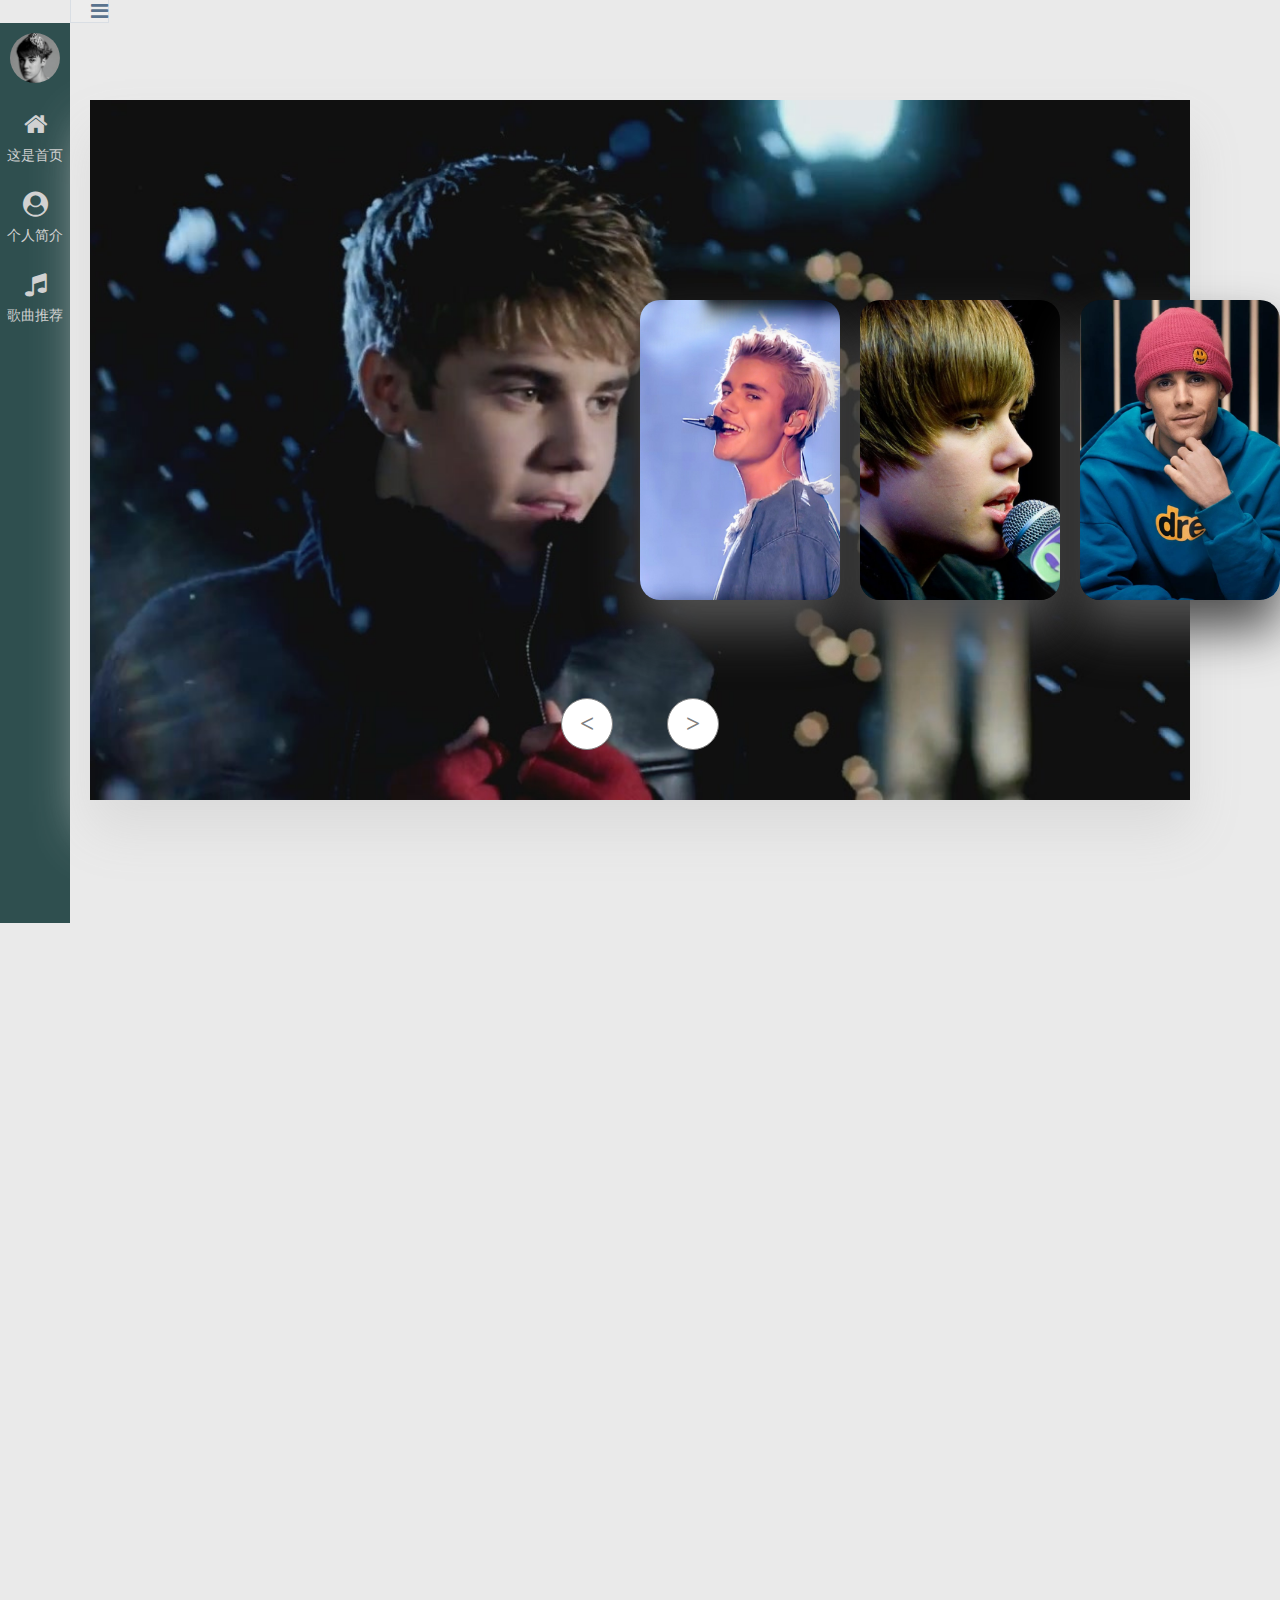
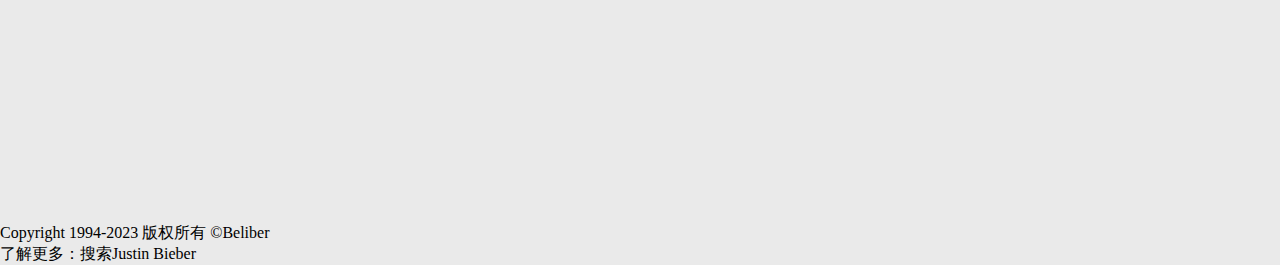
<file: index.html>
<!DOCTYPE html>
<html lang="en">
<head>
    <meta charset="UTF-8">
    <meta http-equiv="X-UA-Compatible" content="IE=edge">
    <meta name="viewport" content="width=device-width, initial-scale=1.0">
    <title>Justin Biber</title>
    <link rel="stylesheet" href="./css/index.css">
    <link href="https://cdn.bootcdn.net/ajax/libs/font-awesome/4.7.0/css/font-awesome.min.css" rel="stylesheet">
<body>
    <div class="container">
        <div class="navbar">
            <input type="checkbox" id="checkbox">
            <label for="checkbox">
                <i class="fa fa-bars" aria-hidden="true" ></i>
            </label>
            <ul>
                <li>
                    <img src="./img/p13.png">
                    <span>欢迎你来看帅哥</span>
                </li>
                <li>
                    <a href="index.html">
                        <i class="fa fa-home" aria-hidden="true" ></i>
                        <span>这是首页</span>
                    </a>
                </li>
                <li>
                    <a href="introduction.html">
                        <i class="fa fa-user-circle" aria-hidden="true" ></i>
                        <span>个人简介</span>
                    </a>
                </li>
                <li>
                    <a href="recommnd.html">
                        <i class="fa fa-music" aria-hidden="true" ></i>
                        <span>歌曲推荐</span>
                    </a>
                </li>
                <!-- <li>
                    <a href="appreciate.html">
                        <i class="fa fa-paper-plane" aria-hidden="true" ></i>
                        <span>一起来看</span>
                    </a>
                </li> -->
            </ul>
        </div>
        <div class="box">
            <div id="slide">
                <div class="item" style="background-image: url(./img/p2.jpg);">
                    <div class="content">
                        <div class="name">Justin Bieber</div>
                        <div class="des" style="color: mediumpurple;">you will always be my life's a woderful landescape</div>
                    </div>
                </div>
                <div class="item" style="background-image: url(./img/p3.jpg);">
                    <div class="content">
                        <div class="name">Justin Bieber</div>
                        <div class="des">you will always be my life's a woderful landescape</div>
                    </div>
                </div>
                <div class="item" style="background-image: url(./img/p5.jpg);">
                    <div class="content">
                        <div class="name">Justin Bieber</div>
                        <div class="des">you will always be my life's a woderful landescape</div>
                    </div>
                </div>
                <div class="item" style="background-image: url(./img/p6.jpg);">
                    <div class="content">
                        <div class="name">Justin Bieber</div>
                        <div class="des">you will always be my life's a woderful landescape</div>
                    </div>
                </div>
                <div class="item" style="background-image: url(./img/p1.jpg);">
                    <div class="content">
                        <div class="name">Justin Bieber</div>
                        <div class="des">you will always be my life's a woderful landescape</div>
                    </div>
                </div>
                <div class="item" style="background-image: url(./img/p4.jpg);">
                    <div class="content">
                        <div class="name" style="color: black;">Justin Bieber</div>
                        <div class="des" style="color: black;">you will always be my life's a woderful landescape</div>
                    </div>
                </div>
            </div>
            <div class="buttons">
                <div class="s_button">&lt;</div>
                <div class="s_button">&gt;</div>
            </div>
        </div>
        <div class="footer">
            <div class="footer-down">
                <p>Copyright 1994-2023 版权所有 &copy;Beliber</p>
                <p>了解更多：搜索Justin Bieber</p>
            </div>
        </div>
        </div>
    <script src="./js/script.js"></script>
</body>
</html>
</file>
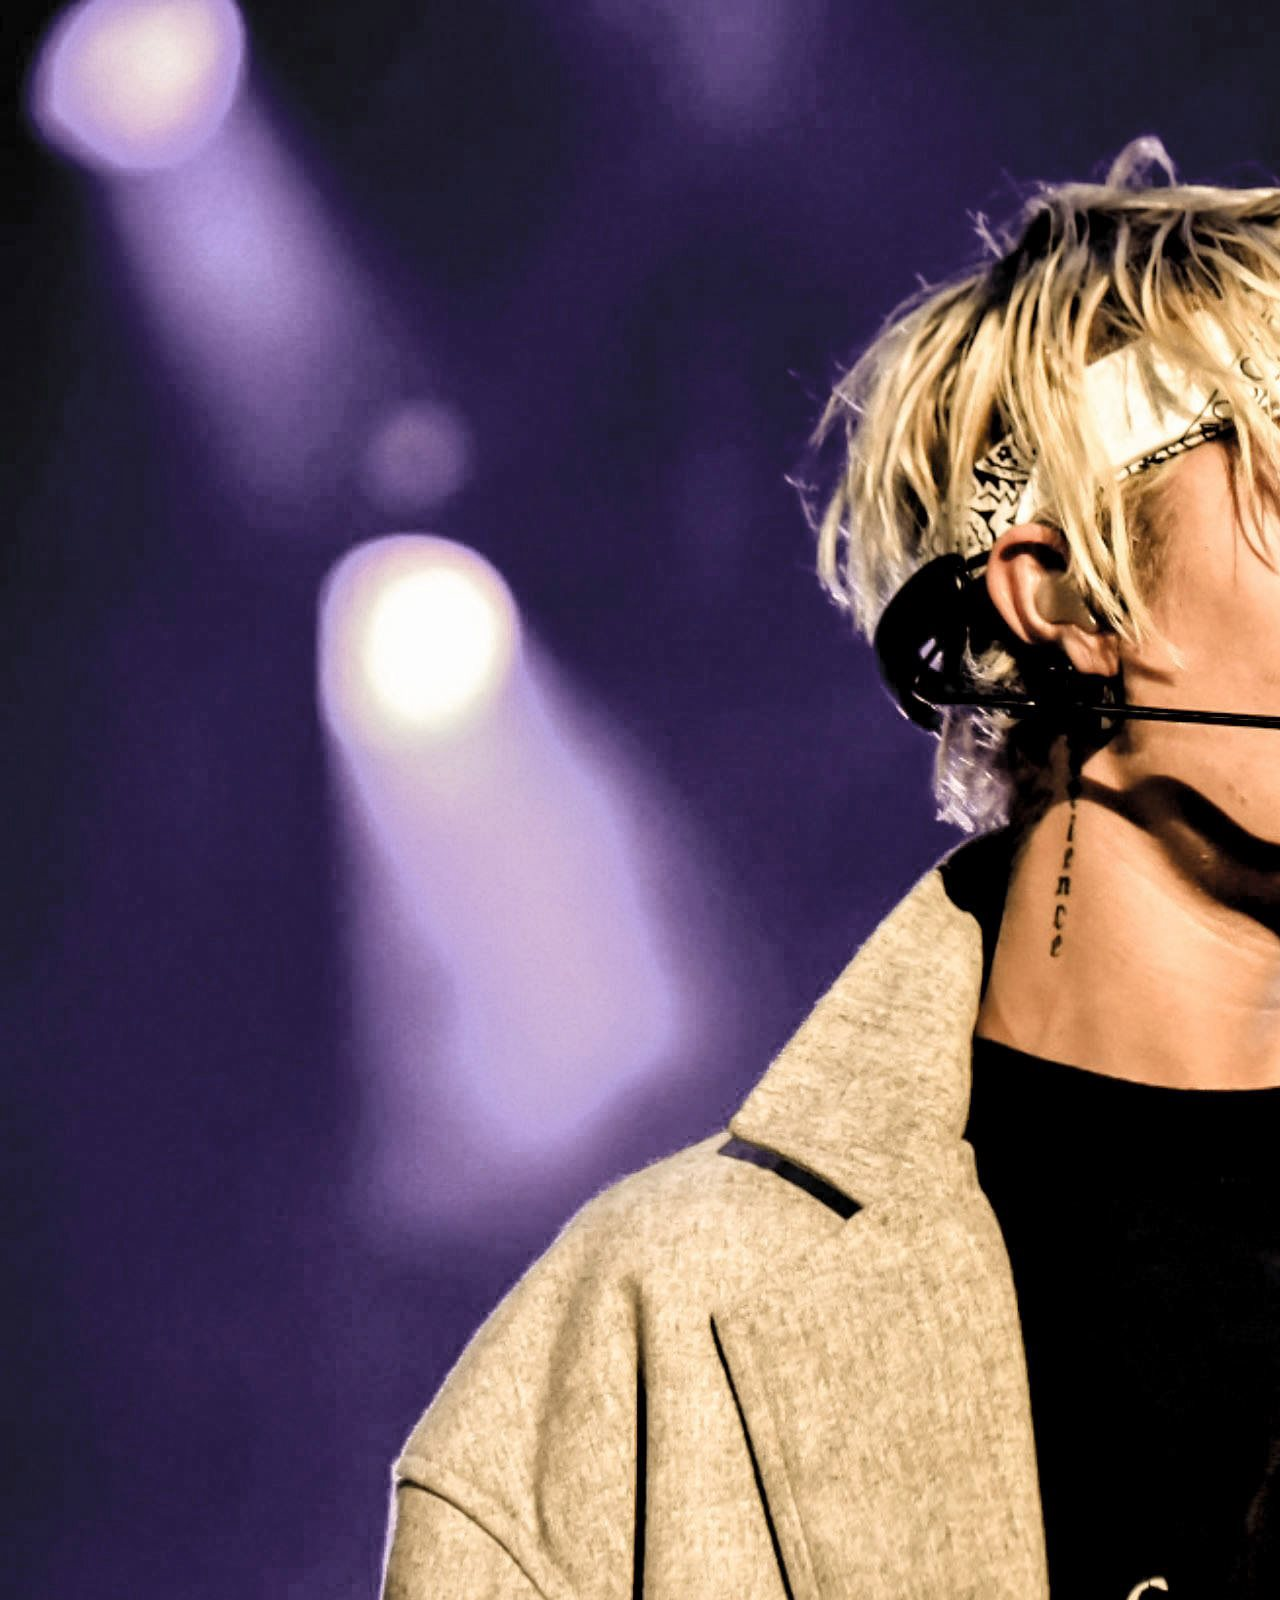
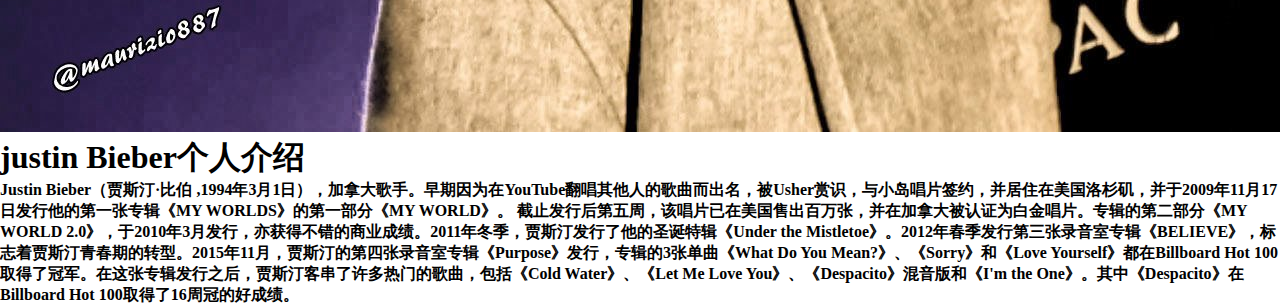
<file: appreciate.html>
<!DOCTYPE html>
<html lang="en">
<head>
    <meta charset="UTF-8">
    <meta http-equiv="X-UA-Compatible" content="IE=edge">
    <meta name="viewport" content="width=device-width, initial-scale=1.0">
    <title>Justin Biber</title>
    <link rel="stylesheet" href="./css/appreciate.css">
</head>
<body>
    <div class="container">
		<div class="main">
            <div class="jb">
                <img src="./img/p8.jpg">
                <h1>justin Bieber个人介绍</h1>
                <h4>Justin Bieber（贾斯汀·比伯 ,1994年3月1日），加拿大歌手。早期因为在YouTube翻唱其他人的歌曲而出名，被Usher赏识，与小岛唱片签约，并居住在美国洛杉矶，并于2009年11月17日发行他的第一张专辑《MY WORLDS》的第一部分《MY WORLD》。 截止发行后第五周，该唱片已在美国售出百万张，并在加拿大被认证为白金唱片。专辑的第二部分《MY WORLD 2.0》，于2010年3月发行，亦获得不错的商业成绩。2011年冬季，贾斯汀发行了他的圣诞特辑《Under the Mistletoe》。2012年春季发行第三张录音室专辑《BELIEVE》，标志着贾斯汀青春期的转型。2015年11月，贾斯汀的第四张录音室专辑《Purpose》发行，专辑的3张单曲《What Do You Mean?》、《Sorry》和《Love Yourself》都在Billboard Hot 100取得了冠军。在这张专辑发行之后，贾斯汀客串了许多热门的歌曲，包括《Cold Water》、《Let Me Love You》、《Despacito》混音版和《I'm the One》。其中《Despacito》在Billboard Hot 100取得了16周冠的好成绩。
                </h4>
            </div>
        </div>
	</div>
</body>
</html>
</file>
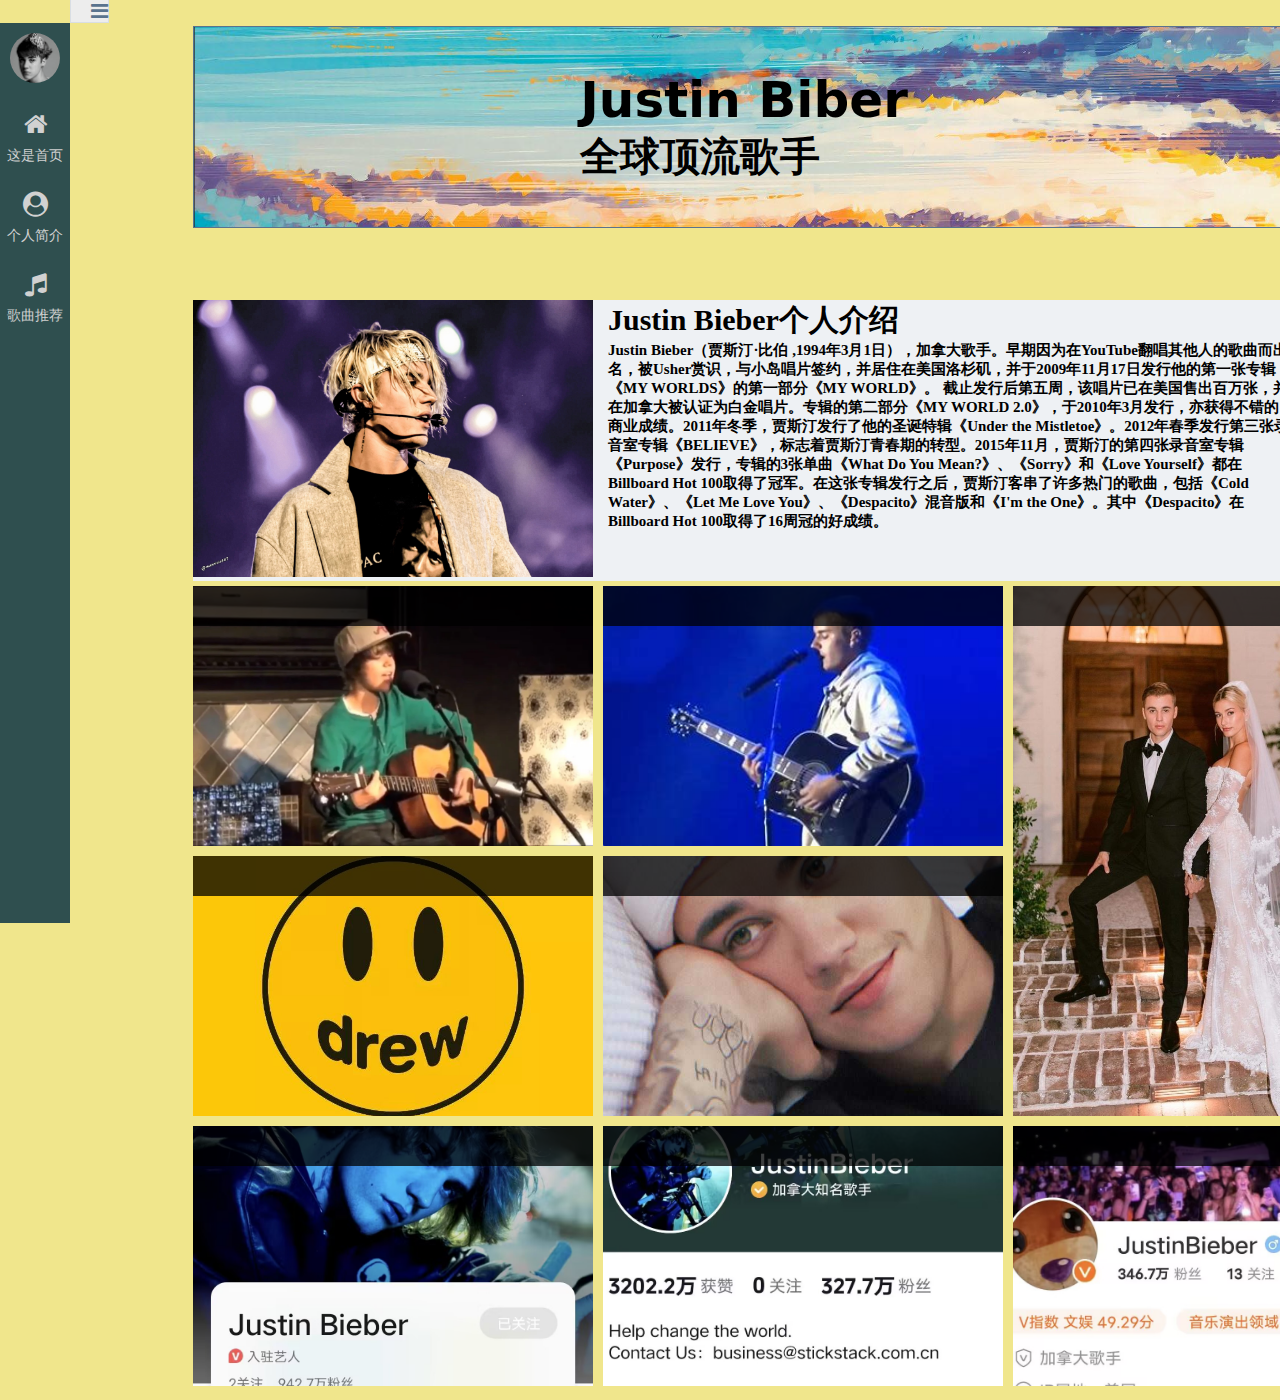
<file: introduction.html>
<!DOCTYPE html>
<html lang="en">
<head>
    <meta charset="UTF-8">
    <meta http-equiv="X-UA-Compatible" content="IE=edge">
    <meta name="viewport" content="width=device-width, initial-scale=1.0">
    <title>Justin Biber</title>
    <link rel="stylesheet" href="./css/introduction.css">
	<link href="https://cdn.bootcdn.net/ajax/libs/font-awesome/4.7.0/css/font-awesome.min.css" rel="stylesheet">
</head>
<body>
    <div div class="container">
		<div class="navbar">
            <input type="checkbox" id="checkbox">
            <label for="checkbox">
                <i class="fa fa-bars" aria-hidden="true" ></i>
            </label>
            <ul>
                <li>
                    <img src="./img/p13.png">
                    <span>欢迎你来看帅哥</span>
                </li>
                <li>
                    <a href="index.html">
                        <i class="fa fa-home" aria-hidden="true" ></i>
                        <span>这是首页</span>
                    </a>
                </li>
                <li>
                    <a href="introduction.html">
                        <i class="fa fa-user-circle" aria-hidden="true" ></i>
                        <span>个人简介</span>
                    </a>
                </li>
                <li>
                    <a href="recommnd.html">
                        <i class="fa fa-music" aria-hidden="true" ></i>
                        <span>歌曲推荐</span>
                    </a>
                </li>
                <!-- <li>
                    <a href="appreciate.html">
                        <i class="fa fa-paper-plane" aria-hidden="true" ></i>
                        <span>一起来看</span>
                    </a>
                </li> -->
            </ul>
        </div>
        <div class="right-box">
            <div class="header" style="background-image: url(./img/p13.jpg);">
                <div>
                    <div class="name">Justin Biber</div>
                    <div class="des">全球顶流歌手</div>
                </div>
            </div>
            <div class="main">
                <div class="content">
                    <div class="jb">
                        <div class="l">
                            <img src="./img/p8.jpg" width="400px" >
                        </div>
                        <div class="introduction">
                            <h1>Justin Bieber个人介绍</h1>
                            <h4>Justin Bieber（贾斯汀·比伯 ,1994年3月1日），加拿大歌手。早期因为在YouTube翻唱其他人的歌曲而出名，被Usher赏识，与小岛唱片签约，并居住在美国洛杉矶，并于2009年11月17日发行他的第一张专辑《MY WORLDS》的第一部分《MY WORLD》。 截止发行后第五周，该唱片已在美国售出百万张，并在加拿大被认证为白金唱片。专辑的第二部分《MY WORLD 2.0》，于2010年3月发行，亦获得不错的商业成绩。2011年冬季，贾斯汀发行了他的圣诞特辑《Under the Mistletoe》。2012年春季发行第三张录音室专辑《BELIEVE》，标志着贾斯汀青春期的转型。2015年11月，贾斯汀的第四张录音室专辑《Purpose》发行，专辑的3张单曲《What Do You Mean?》、《Sorry》和《Love Yourself》都在Billboard Hot 100取得了冠军。在这张专辑发行之后，贾斯汀客串了许多热门的歌曲，包括《Cold Water》、《Let Me Love You》、《Despacito》混音版和《I'm the One》。其中《Despacito》在Billboard Hot 100取得了16周冠的好成绩。
                        </h4>
                    </div>
                </div>
             </div> 
             <ul class="P-box">
                <li><img src="./img/jietoubiaoyan.webp">
                    <p>孩童时期街头表演的Justin Bieber</p>
                </li>
                <li>
                    <img src="./img/wutaibiaoyan.jpg">
                        <p>舞台上得心应手的表演</p>
                </li>
                <li>
                    <img src="./img/wedding.jpg">
                        <p>2019年与爱人Hailey举行婚礼</p>
                </li>
                <li>
                    <img src="./img/drew.jpeg">
                        <p>Justin Bieber创立的潮牌深受年轻人喜爱</p>
                </li>
                <li>
                    <img src="./img/归来仍少年.jpg">
                        <p>出道半生，归来仍是少年</p>
                </li>
                <li>
                    <img src="./img/qq-music.jpg">
                        <p>打开QQ音乐搜索Justin Bieber点开一首歌曲体验“如闻仙乐耳暂明”</p>
                </li>
                <li>
                    <img src="./img/dy.jpg">
                        <p>打开抖音搜索JustinBieber国际巨星，快来问津</p>
                </li>
                <li>
                    <img src="./img/vb.jpg">
                        <p>打开微博搜索JustinBieber涨粉飙升</p>
                </li>
            </ul>  
        </div>
    </div>
       <script src="js/introduction.js"></script>
</body>
</html>
</file>
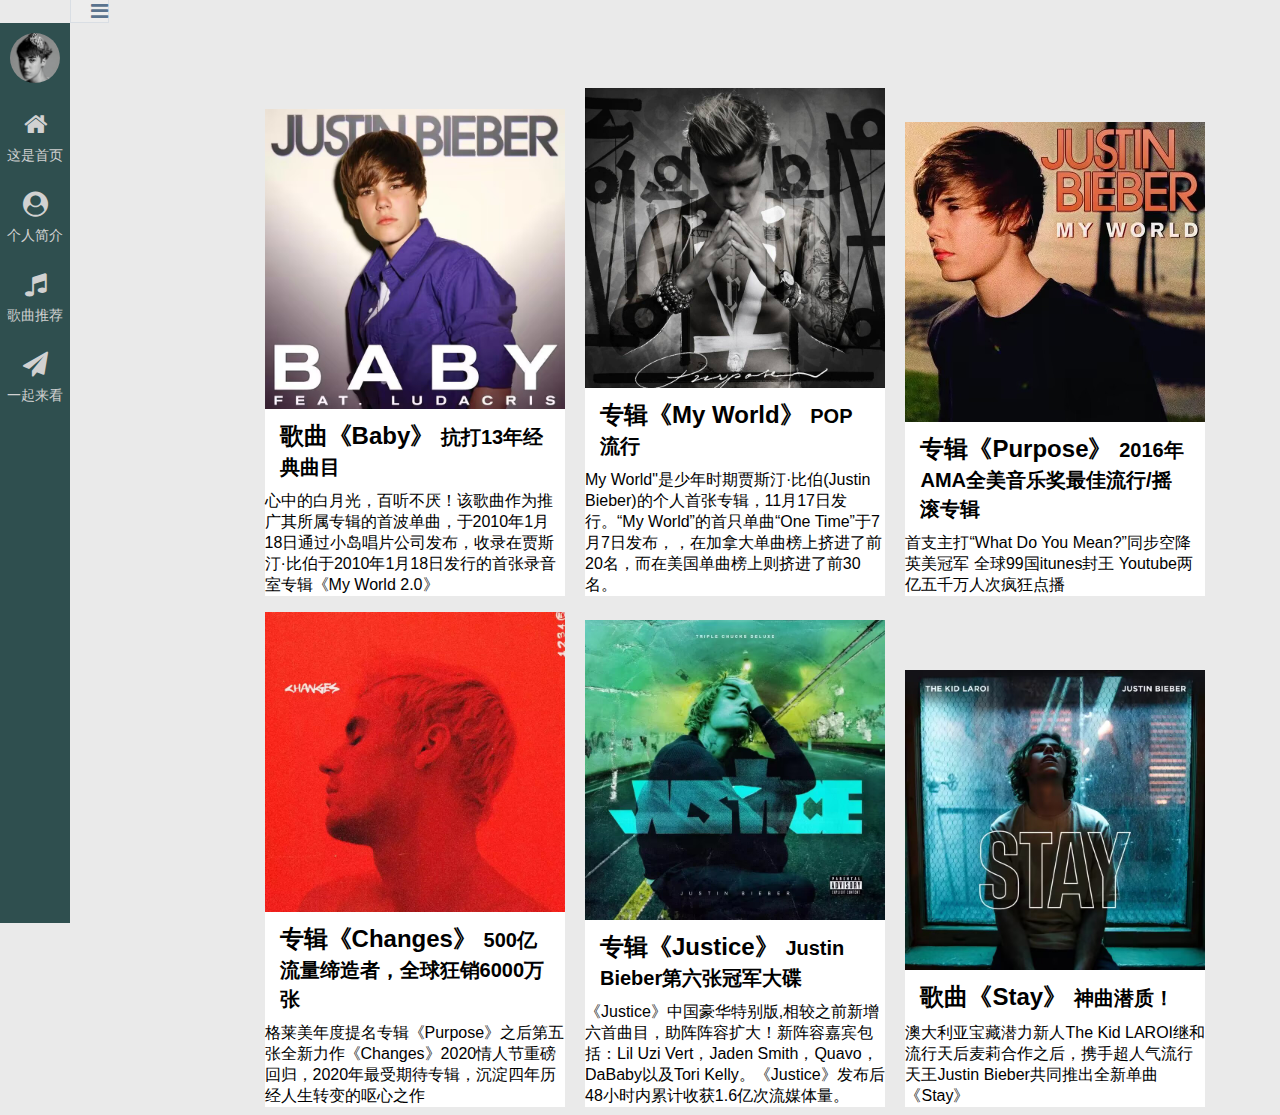
<file: recommnd.html>
<!DOCTYPE html>
<html lang="en">
<head>
    <meta charset="UTF-8">
    <meta http-equiv="X-UA-Compatible" content="IE=edge">
    <meta name="viewport" content="width=device-width, initial-scale=1.0">
    <title>Justin Biber</title>
    <link rel="stylesheet" href="./css/recommnd.css">
    <link href="https://cdn.bootcdn.net/ajax/libs/font-awesome/4.7.0/css/font-awesome.min.css" rel="stylesheet">
    <style>

    </style>
</head>
<body>
    <div class="container">
        <div class="cards">
            <div class="card">
                <img class="card-img" src="./img/baby.jpg" width="300px">
                <div class="card-title">
                    <a href="" class="toggle-info btn">
                        <span class="left"></span>
                        <span class="right"></span>
                    </a>
                    <h2>
                        歌曲《Baby》
                        <small>抗打13年经典曲目</small>
                    </h2>
                </div>
                <div class="card-flap flap1">
                    <div class="card-description">
                        心中的白月光，百听不厌！该歌曲作为推广其所属专辑的首波单曲，于2010年1月18日通过小岛唱片公司发布，收录在贾斯汀·比伯于2010年1月18日发行的首张录音室专辑《My World 2.0》
                    </div>
                </div>
            </div>
            <div class="card">
                <img class="card-img" src="./img/purpose.jpg">
                <div class="card-title">
                    <a href="" class="toggle-info btn">
                        <span class="left"></span>
                        <span class="right"></span>
                    </a>
                    <h2>
                        专辑《My World》
                        <small>POP流行</small>
                    </h2>
                </div>
                <div class="card-flap flap1">
                    <div class="card-description">
                        My World"是少年时期贾斯汀·比伯(Justin Bieber)的个人首张专辑，11月17日发行。“My World”的首只单曲“One Time”于7月7日发布，，在加拿大单曲榜上挤进了前20名，而在美国单曲榜上则挤进了前30名。
                    </div>
                </div>
            </div>
            <div class="card">
                <img class="card-img" src="./img/my world.jpg">
                <div class="card-title">
                    <a href="" class="toggle-info btn">
                        <span class="left"></span>
                        <span class="right"></span>
                    </a>
                    <h2>
                        专辑《Purpose》
                        <small>2016年AMA全美音乐奖最佳流行/摇滚专辑</small>
                    </h2>
                </div>
                <div class="card-flap flap1">
                    <div class="card-description">
                        首支主打“What Do You Mean?”同步空降英美冠军 全球99国itunes封王 Youtube两亿五千万人次疯狂点播
                    </div>
                </div>
            </div>
            <div class="card">
                <img class="card-img" src="./img/changes.jpg">
                <div class="card-title">
                    <a href="" class="toggle-info btn">
                        <span class="left"></span>
                        <span class="right"></span>
                    </a>
                    <h2>
                        专辑《Changes》
                        <small>500亿流量缔造者，全球狂销6000万张</small>
                    </h2>
                </div>
                <div class="card-flap flap1">
                    <div class="card-description">
                        格莱美年度提名专辑《Purpose》之后第五张全新力作《Changes》2020情人节重磅回归，2020年最受期待专辑，沉淀四年历经人生转变的呕心之作
                    </div>
                </div>
            </div>
            <div class="card">
                <img class="card-img" src="./img/justice.jpg">
                <div class="card-title">
                    <a href="" class="toggle-info btn">
                        <span class="left"></span>
                        <span class="right"></span>
                    </a>
                    <h2>
                        专辑《Justice》
                        <small>Justin Bieber第六张冠军大碟</small>
                    </h2>
                </div>
                <div class="card-flap flap1">
                    <div class="card-description">
                        《Justice》中国豪华特别版,相较之前新增六首曲目，助阵阵容扩大！新阵容嘉宾包括：Lil Uzi Vert，Jaden Smith，Quavo，DaBaby以及Tori Kelly。《Justice》发布后48小时内累计收获1.6亿次流媒体量。
                    </div>
                </div>
            </div>
            <div class="card">
                <img class="card-img" src="./img/stay.jpg">
                <div class="card-title">
                    <a href="" class="toggle-info btn">
                        <span class="left"></span>
                        <span class="right"></span>
                    </a>
                    <h2>
                        歌曲《Stay》
                        <small>神曲潜质！</small>
                    </h2>
                </div>
                <div class="card-flap flap1">
                    <div class="card-description">
                        澳大利亚宝藏潜力新人The Kid LAROI继和流行天后麦莉合作之后，携手超人气流行天王Justin Bieber共同推出全新单曲《Stay》
                    </div>
                </div>
            </div>
        </div>
        <div class="navbar">
            <input type="checkbox" id="checkbox">
            <label for="checkbox">
                <i class="fa fa-bars" aria-hidden="true" ></i>
            </label>
            <ul>
                <li>
                    <img src="./img/p13.png">
                    <span>欢迎你来看帅哥</span>
                </li>
                <li>
                    <a href="index.html">
                        <i class="fa fa-home" aria-hidden="true" ></i>
                        <span>这是首页</span>
                    </a>
                </li>
                <li>
                    <a href="introduction.html">
                        <i class="fa fa-user-circle" aria-hidden="true" ></i>
                        <span>个人简介</span>
                    </a>
                </li>
                <li>
                    <a href="recommnd.html">
                        <i class="fa fa-music" aria-hidden="true" ></i>
                        <span>歌曲推荐</span>
                    </a>
                </li>
                <li>
                    <a href="appreciate.html">
                        <i class="fa fa-paper-plane" aria-hidden="true" ></i>
                        <span>一起来看</span>
                    </a>
                </li>
            </ul>
        </div>
    </div>
</body>
</html>
</file>
<file: css/index.css>
*{
    padding: 0;
    margin: 0;
}
body{
    background-color: #eaeaea;
    overflow: hidden;
}
.box{
    width:1000px;
    height: 600px;
    position: absolute;
    top: 50%;
    left: 50%;
    transform: translate(-50%,-50%);
    background-color: mediumpurple;
    padding: 50px;
    box-shadow: 0 30px 50px #dbdbdb;
}
#slide{
    width: max-content;
    margin-top: 50px;
}
.item{
    width: 200px;
    height: 300px;
    background-position:50%, 50%;
    display: inline-block;
    background-size: cover;
    position: absolute;
    top: 50%;
    transform: translateY(-50%);
    border-radius: 20px;
    box-shadow: 0 30px 50px #505050;
    transition: .5s;
}
.item:nth-child(1),
.item:nth-child(2){
    top: 0;
    left: 0;
    width: 100%;
    height: 100%;
    transform: translateY(0);
    border-radius: 0;
    box-shadow: none;
}
.item:nth-child(3){
    left: 50%;
}
.item:nth-child(4){
    left: calc(50% + 220px);
}
.item:nth-child(5){
    left: calc(50% + 440px);
}
.item:nth-child(6){
    left: calc(50% + 660px);
    opacity: 0;
}
.item .content{
    width: 300px;
    position: absolute;
    left: 100px;
    top: 50%;
    transform: translateY(-50%);
    font-family: system-ui;
    color: #eee;
    display: none;
}
.item:nth-child(2) .content{
    display: block;
}
.item .name{
    font-size: 40px;
    font-weight: bold;
    opacity: 0;
    animation: showcontent 1s ease-in-out 1 forwards;
}
.item .des{
    margin: 20px;
    opacity: 0;
    animation: showcontent 1s ease-in-out  0.3s 1 forwards;
}
@keyframes showcontent{
    from{
        opacity: 0;
        transform: translateY(100px);
        filter: blur(20px);
    }to{
        opacity: 1;
        transform: translateY(0);
        filter: blur(0);
    }
}
.buttons{
    width: 100%;
    position: absolute;
    bottom: 50px;
    margin-left: -50px;
    text-align: center;
}
.s_button{
    display: inline-block;
    width: 50px;
    height: 50px;
    line-height: 50px;
    text-align: center;
    color: gray;
    background-color: #fff;
    font-size: 25px;
    border-radius: 50%;
    font-weight: bold;
    border: 1px solid;
    margin: 0 25px;
    transition: .5s;
}
.s_button:hover{
    cursor: pointer;
    background-color: mediumslateblue;
}
.navbar{
    position: relative;
    width: 100vw;
}
#checkbox{
    display: none;
}
.navbar label{
    position: relative;
    top: 0;
    left: 70px;
    height: 26px;
    font-size: 20px;
    color: #5a738e;
    background-color: #ededed;
    padding-left: 20px;
    border: 1px solid #d9dee4;
    cursor: pointer;
    transition: all .5s;
}
.navbar ul{
    list-style: none; 
    list-style: none;
    width: 70px;
    height: 100vh;
    background-color: darkslategrey;
    overflow: hidden;
}
.navbar ul li{ 
    height: 70px;
    margin-bottom: 10px; 
} 
.navbar ul li:first-child{
    display:flex;
    justify-content: center;
    align-items: center;
    padding: 0 10px;
}
.navbar ul li:first-child img{
    width: 50px;
    height: 50px;
    border-radius: 50%;
}
.navbar ul li:first-child span{
    color: #fff;
    white-space: nowrap;
    padding-left: 10px;
    display: none;
}
.navbar ul li a{
    display:flex;
    justify-content: center;
    align-items: center;
    /* 垂直排列 */
    flex-direction: column;
    width: 100%;
    height: 100%;
    color: #d1d1d1;
    text-decoration: none;
}
.navbar ul li a i{
    font-size: 25px;
    margin-bottom: 10px;
}
.navbar ul li a span{
    white-space: nowrap;
    font-size: 14px;
}
 .navbar ul li a:hover{
    color: #fff;
    background-color: #5a738e;
}
.navbar input:checked+label{
    left: 193px;
}
.navbar input:checked ~ ul{
    width: 193px;
}
.navbar input:checked ~ ul:first-child{
    justify-content: flex-start;
}
.navbar input:checked ~ ul:first-child span{
    display: block;
}
.footer{
    margin-top: 900px;
}
</file>
<file: css/appreciate.css>
*{
    padding: 0;
    margin: 0;
}
</file>
<file: css/introduction.css>
*{
    padding: 0;
    margin: 0;
} 
.container{
    display: flex;
    background-color: khaki;
    height: 1400px;
    position: relative;
}
.navbar{
    position: relative;
    width: 193px;
}
#checkbox{
    display: none;
}
.navbar label{
    position: relative;
    top: 0;
    left: 70px;
    height: 26px;
    font-size: 20px;
    color: #5a738e;
    background-color: #ededed;
    padding-left: 20px;
    border: 1px solid #d9dee4;
    cursor: pointer;
    transition: all .5s;
}
.navbar ul{
    list-style: none; 
    width: 70px;
    height: 100vh;
    background-color: darkslategrey;
    overflow: hidden;
}
.navbar ul li{ 
    height: 70px;
    margin-bottom: 10px; 
} 
.navbar ul li:first-child{
    display:flex;
    justify-content: center;
    align-items: center;
    padding: 0 10px;
}
.navbar ul li:first-child img{
    width: 50px;
    height: 50px;
    border-radius: 50%;
}
.navbar ul li:first-child span{
    color: #fff;
    white-space: nowrap;
    padding-left: 10px;
    display: none;
}
.navbar ul li a{
    display:flex;
    justify-content: center;
    align-items: center;
    flex-direction: column;
    width: 100%;
    height: 100%;
    color: #d1d1d1;
    text-decoration: none;
}
.navbar ul li a i{
    font-size: 25px;
    margin-bottom: 10px;
}
.navbar ul li a span{
    white-space: nowrap;
    font-size: 14px;
}
 .navbar ul li a:hover{
    color: #fff;
    background-color: #5a738e;
}
.navbar input:checked+label{
    left: 193px;
}
.navbar input:checked ~ ul{
    width: 193px;
}
.navbar input:checked ~ ul:first-child{
    justify-content: flex-start;
}
.navbar input:checked ~ ul:first-child span{
    display: block;
} 

.right-box
{
    display: flex;
    flex-direction: column;
}

.header{
    position: absolute;
    left: 193px;
    right: 200px;
    width: 1100px;
    height:200px;
    margin-top: 26px;
    display: flex;
    justify-content: center;
    align-items: center;
    border: 1px solid #5a738e;
}
.main{
    position: absolute;
    top: 300px;
    left: 193px;
    right: 200px;
}
.name{
    font-family: system-ui;
    font-size: 50px;
    font-weight: bold;
}
.des{
    font-family: system-ui;
    font-size: 40px;
    font-weight: bold;
}
.jb{
    display: flex;
    width: 1100px;
    background-color: #eef1f4;
}
.l{
    align-content: flex-end;
    margin-right: 15px;
    height: vh;
}
.introduction{
    font-size: 15px;
}
.P-box{
    width: 1220px;
}
.P-box li{
    list-style: none;
    position: relative;
    width: 400px;
    height: 260px;
    float: left;
    margin: 5px 10px 5px 0;
    overflow: hidden;
}
.P-box li img{
    width: 100%;
    height: 100%;
    object-fit: cover;
    object-position: center;
    transition: .25s ease-in;
}
.P-box li p{
    width: 100%;
    height: 100%;
    background-color: rgba(0,0,0,0.75);
    position: absolute;
    left: 0;
    top:-100%;
    color: #aaa;
    font-size: 15px;
    display: flex;
    justify-content: center;
    align-items: center;
    padding: 20px;
    line-height: 24px;
}
.P-box li:hover img{
    transform: scale(1.1);
}
.P-box li:nth-child(3){
    margin-right: 0;
    width: 400px;
    height: 530px;
}
.P-box li:nth-child(4),
.P-box li:nth-child(5){
    margin-top: -265px;
}
.P-box li:nth-child(5){
    margin-left: 410px;
}
.P-box li:nth-child(8){
    margin-right: 0;
}
</file>
<file: css/recommnd.css>
*{
    padding: 0;
    margin: 0;
}
body{
    background-color: #eaeaea;
    
}
.container{
    display: flex;
    position: relative;
}
.navbar{
    position: relative;
    width: 193px;
}
#checkbox{
    display: none;
}
.navbar label{
    position: relative;
    top: 0;
    left: 70px;
    height: 26px;
    font-size: 20px;
    color: #5a738e;
    background-color: #ededed;
    padding-left: 20px;
    border: 1px solid #d9dee4;
    cursor: pointer;
    transition: all .5s;
}
.navbar ul{
    list-style: none; 
    list-style: none;
    width: 70px;
    height: 100vh;
    background-color: darkslategrey;
    overflow: hidden;
}
.navbar ul li{ 
    height: 70px;
    margin-bottom: 10px; 
} 
.navbar ul li:first-child{
    display:flex;
    justify-content: center;
    align-items: center;
    padding: 0 10px;
}
.navbar ul li:first-child img{
    width: 50px;
    height: 50px;
    border-radius: 50%;
}
.navbar ul li:first-child span{
    color: #fff;
    white-space: nowrap;
    padding-left: 10px;
    display: none;
}
.navbar ul li a{
    display:flex;
    justify-content: center;
    align-items: center;
    flex-direction: column;
    width: 100%;
    height: 100%;
    color: #d1d1d1;
    text-decoration: none;
}
.navbar ul li a i{
    font-size: 25px;
    margin-bottom: 10px;
}
.navbar ul li a span{
    white-space: nowrap;
    font-size: 14px;
}
 .navbar ul li a:hover{
    color: #fff;
    background-color: #5a738e;
}
.navbar input:checked+label{
    left: 193px;
}
.navbar input:checked ~ ul{
    width: 193px;
}
.navbar input:checked ~ ul:first-child{
    justify-content: flex-start;
}
.navbar input:checked ~ ul:first-child span{
    display: block;
}

.cards{
    font-family: arial;
    text-rendering: optimizeLegibility;
    margin: 80px auto;
    left: 250px;
    max-width: 970px;
    text-align: center;
    position: absolute;
}
.card.a.btn{
    background: #ef4778;
    border-radius: 4px;
    color:wihte;
    display:inline-block;
    padding: 7px 30px 80px;
    position: relative;
    text-decoration: none;
    transition: all .1s 0s ease-out;
    font-family: arial;
}
.no-touch .card.a.btn:hover{
    background: #00a2ad;
    transform: translateY(-2px);
    transition: all .25s 0s ease-out;
}
.no-touch .card.a.btn:active,
.card.a.btn:active{
    background: #008a93;
    transform: translate3d(0 1px 0);
    transition: all .25s 0s ease-out;
}
.card{
    background: white;
    display: inline-block;
    margin: 8px;
    max-width: 300px;
    perspective: 1000;
    position: relative;
    text-align: left;
    transition: all .3s 0s ease-in;
    z-index: 1;
}
.card-img{
    width: 300px;
}
.card-title{
    background: white;
    padding: 7px 15px 10px;
    position: relative;
    z-index: 0;
    font-family: arial;
}
.card-title.toggle-info{
    border-radius: 32px;
    height: 32px;
    padding: 0;
    position: absolute;
    right: 15px;
    top: 10px;
    width: 32px;
}
.card-title.toggle-info span{
    background: white;
    display: block;
    height: 2px;
    position: absolute;
    top: 17px;
    transition: all .15s 0s ease-out;
    width: 12px;
}
</file>
